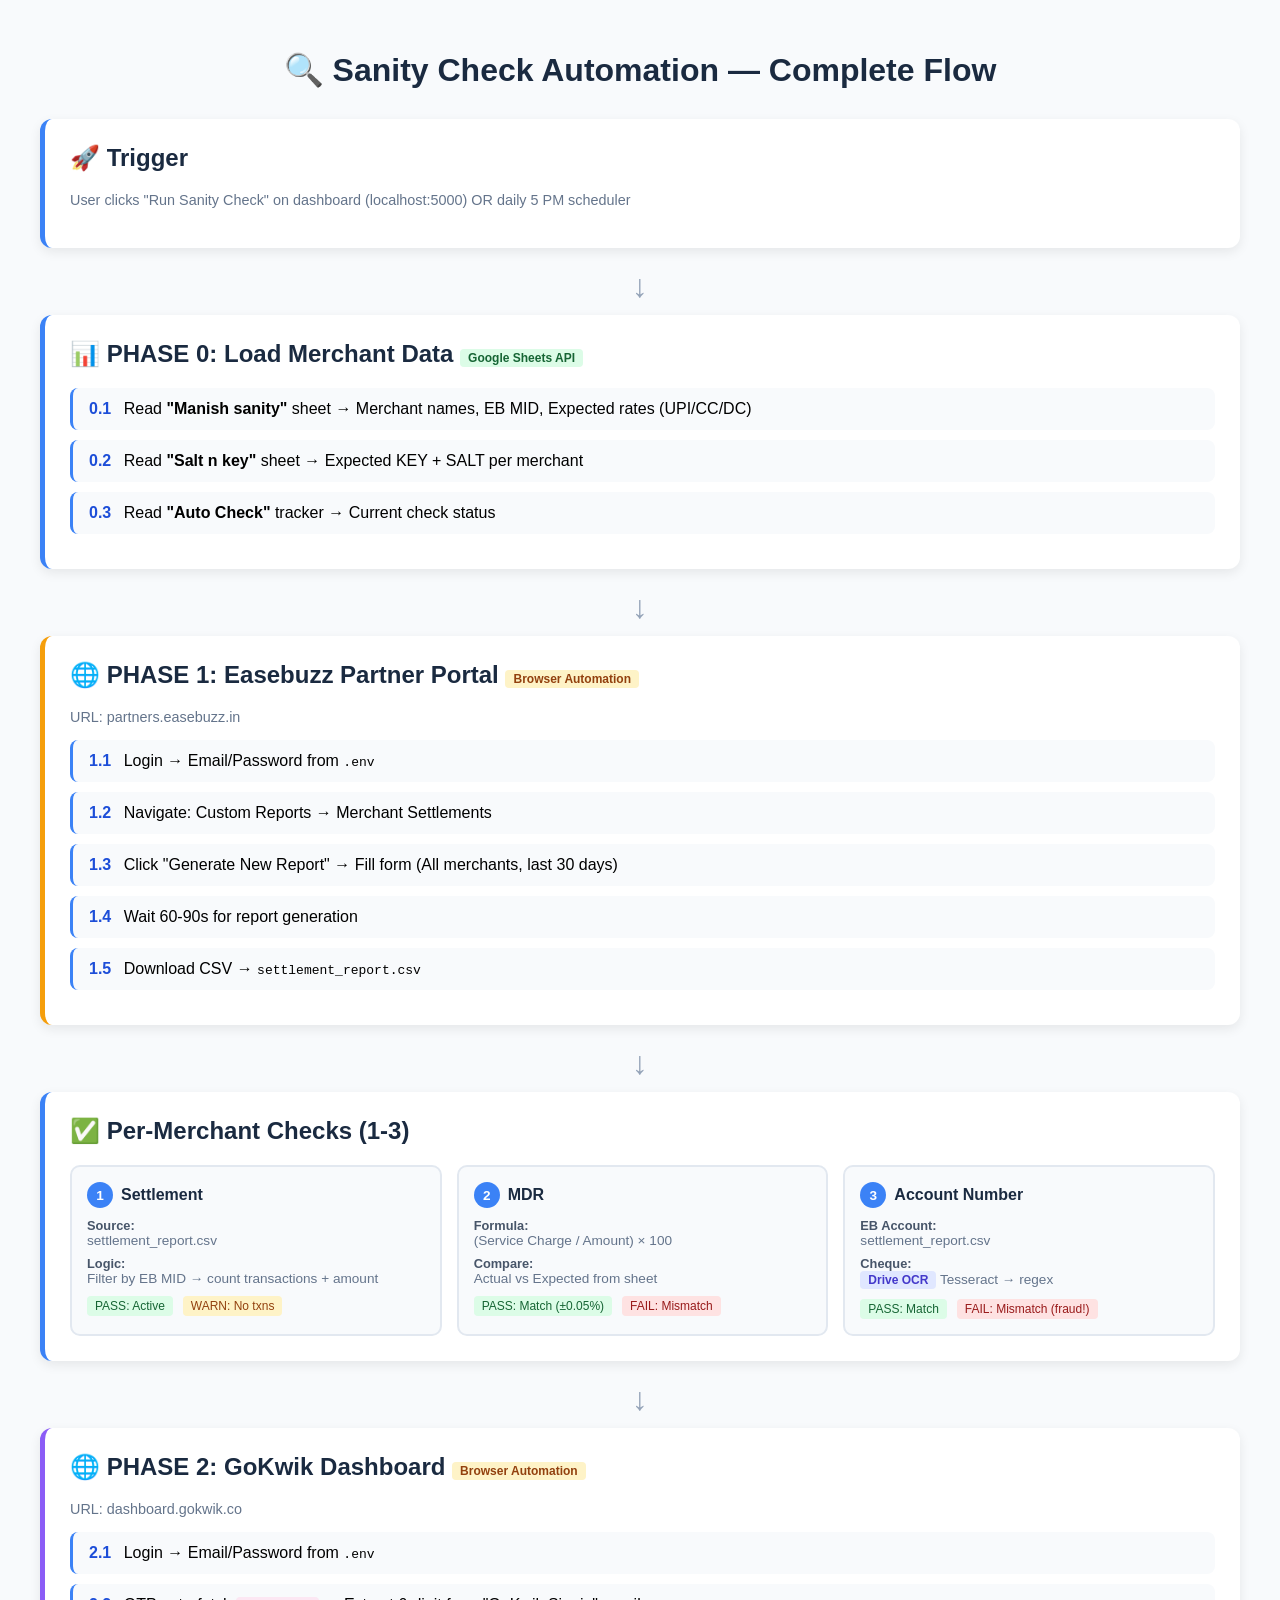
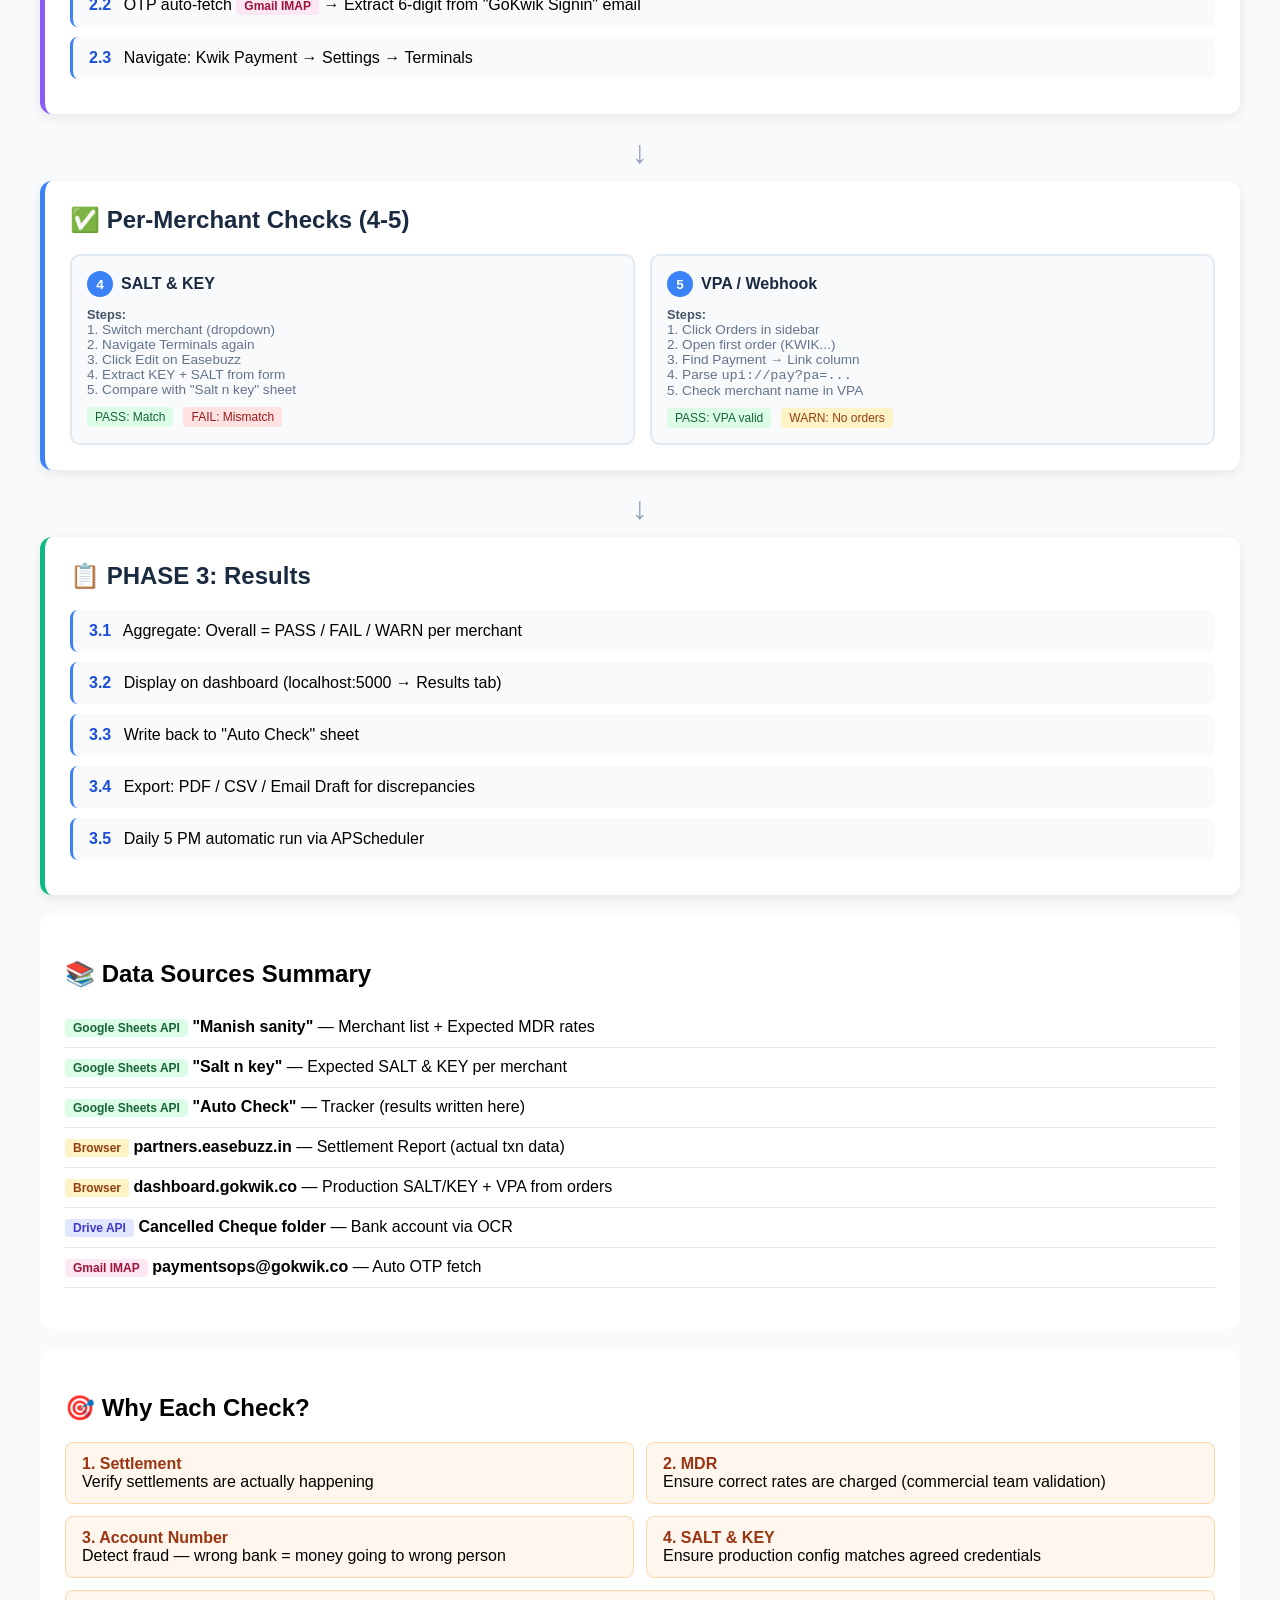
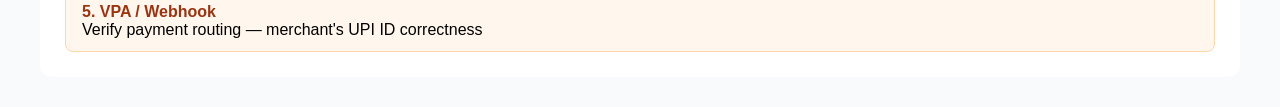
<file: flow_diagram.html>
<!DOCTYPE html>
<html>
<head>
<title>Sanity Check — Flow Diagram</title>
<style>
body { font-family: 'Segoe UI', Arial, sans-serif; background: #f8fafc; padding: 30px; margin: 0; }
h1 { color: #1a2a40; text-align: center; margin-bottom: 30px; }
.flow { max-width: 1200px; margin: 0 auto; }
.phase { background: white; border-radius: 12px; padding: 25px; margin-bottom: 20px; box-shadow: 0 4px 12px rgba(0,0,0,0.08); border-left: 5px solid #3b82f6; }
.phase.phase1 { border-left-color: #f59e0b; }
.phase.phase2 { border-left-color: #8b5cf6; }
.phase.phase3 { border-left-color: #10b981; }
.phase h2 { margin-top: 0; color: #1a2a40; }
.phase-subtitle { color: #64748b; font-size: 0.9rem; margin-bottom: 15px; }
.arrow { text-align: center; font-size: 2rem; color: #94a3b8; margin: 10px 0; }
.step { background: #f8fafc; padding: 12px 16px; border-radius: 8px; margin-bottom: 10px; border-left: 3px solid #3b82f6; }
.step-num { font-weight: bold; color: #1d4ed8; margin-right: 8px; }
.source { display: inline-block; background: #eff6ff; color: #1d4ed8; padding: 2px 8px; border-radius: 4px; font-size: 0.75rem; font-weight: 600; }
.source.sheet { background: #dcfce7; color: #166534; }
.source.browser { background: #fef3c7; color: #92400e; }
.source.drive { background: #e0e7ff; color: #4338ca; }
.source.email { background: #fce7f3; color: #9f1239; }
.checks-grid { display: grid; grid-template-columns: 1fr 1fr 1fr; gap: 15px; margin-top: 20px; }
.check-card { background: #f8fafc; border-radius: 10px; padding: 15px; border: 2px solid #e2e8f0; }
.check-card h3 { margin: 0 0 10px; color: #1a2a40; font-size: 1rem; display: flex; align-items: center; gap: 8px; }
.check-card .num { background: #3b82f6; color: white; width: 26px; height: 26px; border-radius: 50%; display: inline-flex; align-items: center; justify-content: center; font-size: 0.85rem; }
.check-card .label { font-weight: 600; color: #475569; font-size: 0.8rem; margin-top: 8px; }
.check-card .value { color: #64748b; font-size: 0.85rem; margin-bottom: 5px; }
.result { display: flex; gap: 10px; margin-top: 10px; font-size: 0.75rem; }
.result .pass { background: #dcfce7; color: #166534; padding: 3px 8px; border-radius: 4px; }
.result .fail { background: #fee2e2; color: #991b1b; padding: 3px 8px; border-radius: 4px; }
.result .warn { background: #fef3c7; color: #92400e; padding: 3px 8px; border-radius: 4px; }
.sources-summary { background: white; border-radius: 12px; padding: 25px; margin-top: 20px; }
.sources-summary ul { list-style: none; padding: 0; }
.sources-summary li { padding: 10px 0; border-bottom: 1px solid #e2e8f0; }
.why-grid { display: grid; grid-template-columns: 1fr 1fr; gap: 12px; margin-top: 15px; }
.why-card { background: #fff7ed; border: 1px solid #fed7aa; border-radius: 8px; padding: 12px 16px; }
.why-card strong { color: #9a3412; }
</style>
</head>
<body>

<div class="flow">
<h1>🔍 Sanity Check Automation — Complete Flow</h1>

<div class="phase">
<h2>🚀 Trigger</h2>
<div class="phase-subtitle">User clicks "Run Sanity Check" on dashboard (localhost:5000) OR daily 5 PM scheduler</div>
</div>

<div class="arrow">↓</div>

<div class="phase">
<h2>📊 PHASE 0: Load Merchant Data <span class="source sheet">Google Sheets API</span></h2>
<div class="step"><span class="step-num">0.1</span> Read <strong>"Manish sanity"</strong> sheet → Merchant names, EB MID, Expected rates (UPI/CC/DC)</div>
<div class="step"><span class="step-num">0.2</span> Read <strong>"Salt n key"</strong> sheet → Expected KEY + SALT per merchant</div>
<div class="step"><span class="step-num">0.3</span> Read <strong>"Auto Check"</strong> tracker → Current check status</div>
</div>

<div class="arrow">↓</div>

<div class="phase phase1">
<h2>🌐 PHASE 1: Easebuzz Partner Portal <span class="source browser">Browser Automation</span></h2>
<div class="phase-subtitle">URL: partners.easebuzz.in</div>
<div class="step"><span class="step-num">1.1</span> Login → Email/Password from <code>.env</code></div>
<div class="step"><span class="step-num">1.2</span> Navigate: Custom Reports → Merchant Settlements</div>
<div class="step"><span class="step-num">1.3</span> Click "Generate New Report" → Fill form (All merchants, last 30 days)</div>
<div class="step"><span class="step-num">1.4</span> Wait 60-90s for report generation</div>
<div class="step"><span class="step-num">1.5</span> Download CSV → <code>settlement_report.csv</code></div>
</div>

<div class="arrow">↓</div>

<div class="phase">
<h2>✅ Per-Merchant Checks (1-3)</h2>

<div class="checks-grid">
<div class="check-card">
<h3><span class="num">1</span> Settlement</h3>
<div class="label">Source:</div>
<div class="value">settlement_report.csv</div>
<div class="label">Logic:</div>
<div class="value">Filter by EB MID → count transactions + amount</div>
<div class="result">
<span class="pass">PASS: Active</span>
<span class="warn">WARN: No txns</span>
</div>
</div>

<div class="check-card">
<h3><span class="num">2</span> MDR</h3>
<div class="label">Formula:</div>
<div class="value">(Service Charge / Amount) × 100</div>
<div class="label">Compare:</div>
<div class="value">Actual vs Expected from sheet</div>
<div class="result">
<span class="pass">PASS: Match (±0.05%)</span>
<span class="fail">FAIL: Mismatch</span>
</div>
</div>

<div class="check-card">
<h3><span class="num">3</span> Account Number</h3>
<div class="label">EB Account:</div>
<div class="value">settlement_report.csv</div>
<div class="label">Cheque:</div>
<div class="value"><span class="source drive">Drive OCR</span> Tesseract → regex</div>
<div class="result">
<span class="pass">PASS: Match</span>
<span class="fail">FAIL: Mismatch (fraud!)</span>
</div>
</div>
</div>
</div>

<div class="arrow">↓</div>

<div class="phase phase2">
<h2>🌐 PHASE 2: GoKwik Dashboard <span class="source browser">Browser Automation</span></h2>
<div class="phase-subtitle">URL: dashboard.gokwik.co</div>
<div class="step"><span class="step-num">2.1</span> Login → Email/Password from <code>.env</code></div>
<div class="step"><span class="step-num">2.2</span> OTP auto-fetch <span class="source email">Gmail IMAP</span> → Extract 6-digit from "GoKwik Signin" email</div>
<div class="step"><span class="step-num">2.3</span> Navigate: Kwik Payment → Settings → Terminals</div>
</div>

<div class="arrow">↓</div>

<div class="phase">
<h2>✅ Per-Merchant Checks (4-5)</h2>

<div class="checks-grid" style="grid-template-columns: 1fr 1fr;">
<div class="check-card">
<h3><span class="num">4</span> SALT & KEY</h3>
<div class="label">Steps:</div>
<div class="value">
1. Switch merchant (dropdown)<br>
2. Navigate Terminals again<br>
3. Click Edit on Easebuzz<br>
4. Extract KEY + SALT from form<br>
5. Compare with "Salt n key" sheet
</div>
<div class="result">
<span class="pass">PASS: Match</span>
<span class="fail">FAIL: Mismatch</span>
</div>
</div>

<div class="check-card">
<h3><span class="num">5</span> VPA / Webhook</h3>
<div class="label">Steps:</div>
<div class="value">
1. Click Orders in sidebar<br>
2. Open first order (KWIK...)<br>
3. Find Payment → Link column<br>
4. Parse <code>upi://pay?pa=...</code><br>
5. Check merchant name in VPA
</div>
<div class="result">
<span class="pass">PASS: VPA valid</span>
<span class="warn">WARN: No orders</span>
</div>
</div>
</div>
</div>

<div class="arrow">↓</div>

<div class="phase phase3">
<h2>📋 PHASE 3: Results</h2>
<div class="step"><span class="step-num">3.1</span> Aggregate: Overall = PASS / FAIL / WARN per merchant</div>
<div class="step"><span class="step-num">3.2</span> Display on dashboard (localhost:5000 → Results tab)</div>
<div class="step"><span class="step-num">3.3</span> Write back to "Auto Check" sheet</div>
<div class="step"><span class="step-num">3.4</span> Export: PDF / CSV / Email Draft for discrepancies</div>
<div class="step"><span class="step-num">3.5</span> Daily 5 PM automatic run via APScheduler</div>
</div>

<div class="sources-summary">
<h2>📚 Data Sources Summary</h2>
<ul>
<li><span class="source sheet">Google Sheets API</span> <strong>"Manish sanity"</strong> — Merchant list + Expected MDR rates</li>
<li><span class="source sheet">Google Sheets API</span> <strong>"Salt n key"</strong> — Expected SALT & KEY per merchant</li>
<li><span class="source sheet">Google Sheets API</span> <strong>"Auto Check"</strong> — Tracker (results written here)</li>
<li><span class="source browser">Browser</span> <strong>partners.easebuzz.in</strong> — Settlement Report (actual txn data)</li>
<li><span class="source browser">Browser</span> <strong>dashboard.gokwik.co</strong> — Production SALT/KEY + VPA from orders</li>
<li><span class="source drive">Drive API</span> <strong>Cancelled Cheque folder</strong> — Bank account via OCR</li>
<li><span class="source email">Gmail IMAP</span> <strong>paymentsops@gokwik.co</strong> — Auto OTP fetch</li>
</ul>
</div>

<div class="sources-summary">
<h2>🎯 Why Each Check?</h2>
<div class="why-grid">
<div class="why-card"><strong>1. Settlement</strong><br>Verify settlements are actually happening</div>
<div class="why-card"><strong>2. MDR</strong><br>Ensure correct rates are charged (commercial team validation)</div>
<div class="why-card"><strong>3. Account Number</strong><br>Detect fraud — wrong bank = money going to wrong person</div>
<div class="why-card"><strong>4. SALT & KEY</strong><br>Ensure production config matches agreed credentials</div>
<div class="why-card" style="grid-column: span 2;"><strong>5. VPA / Webhook</strong><br>Verify payment routing — merchant's UPI ID correctness</div>
</div>
</div>

</div>
</body>
</html>
</file>
